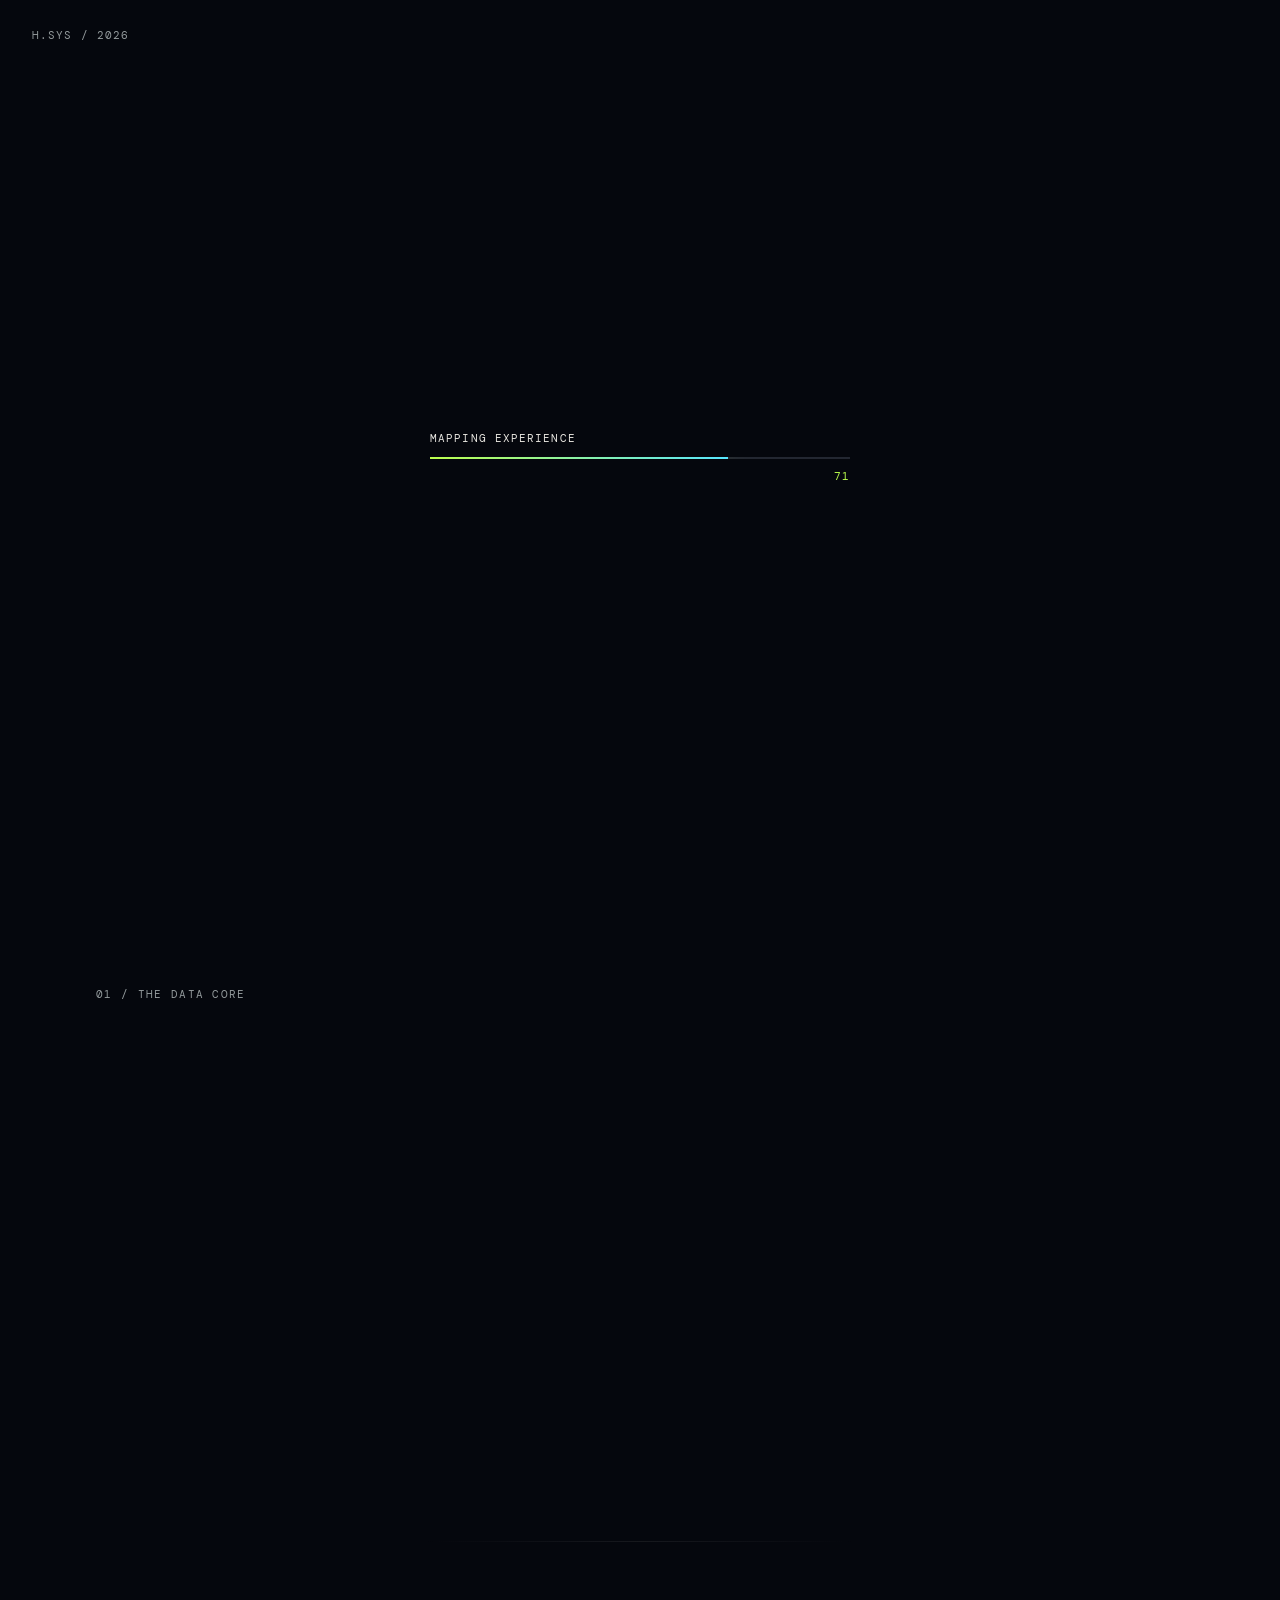
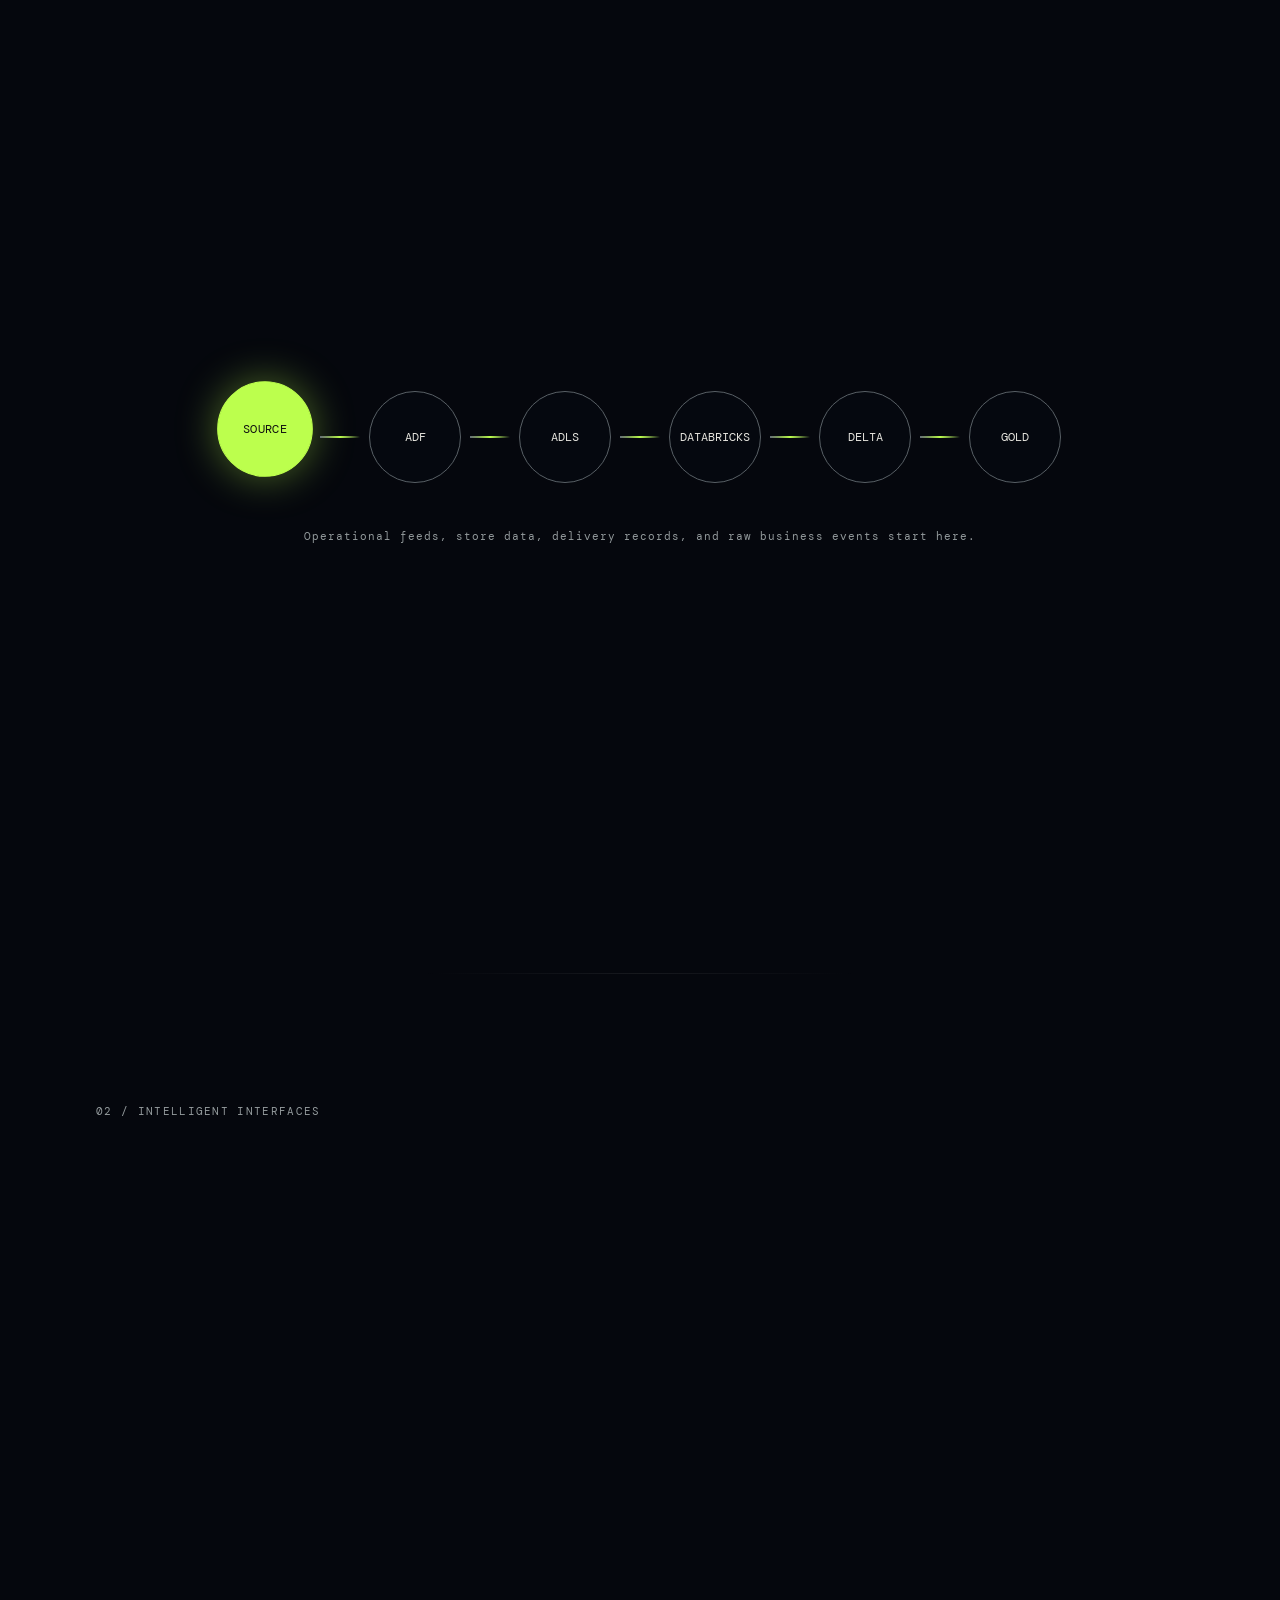
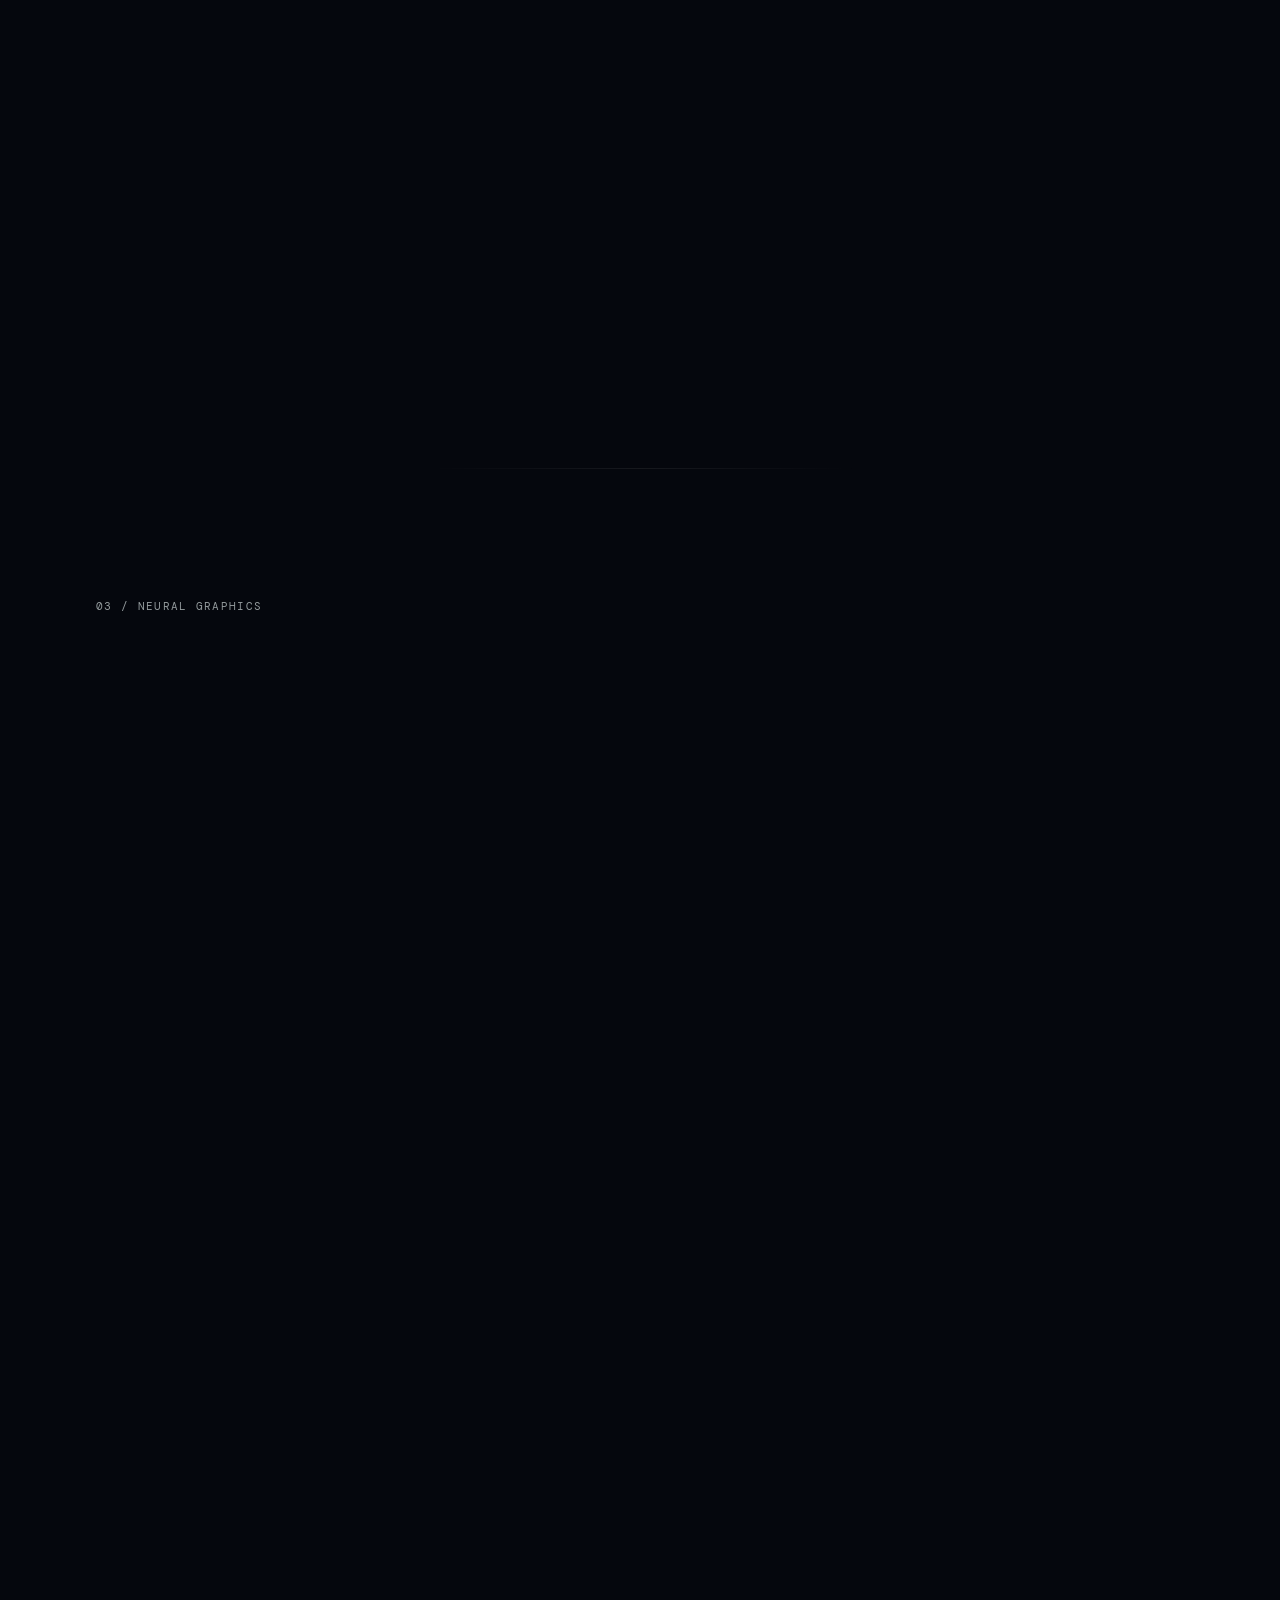
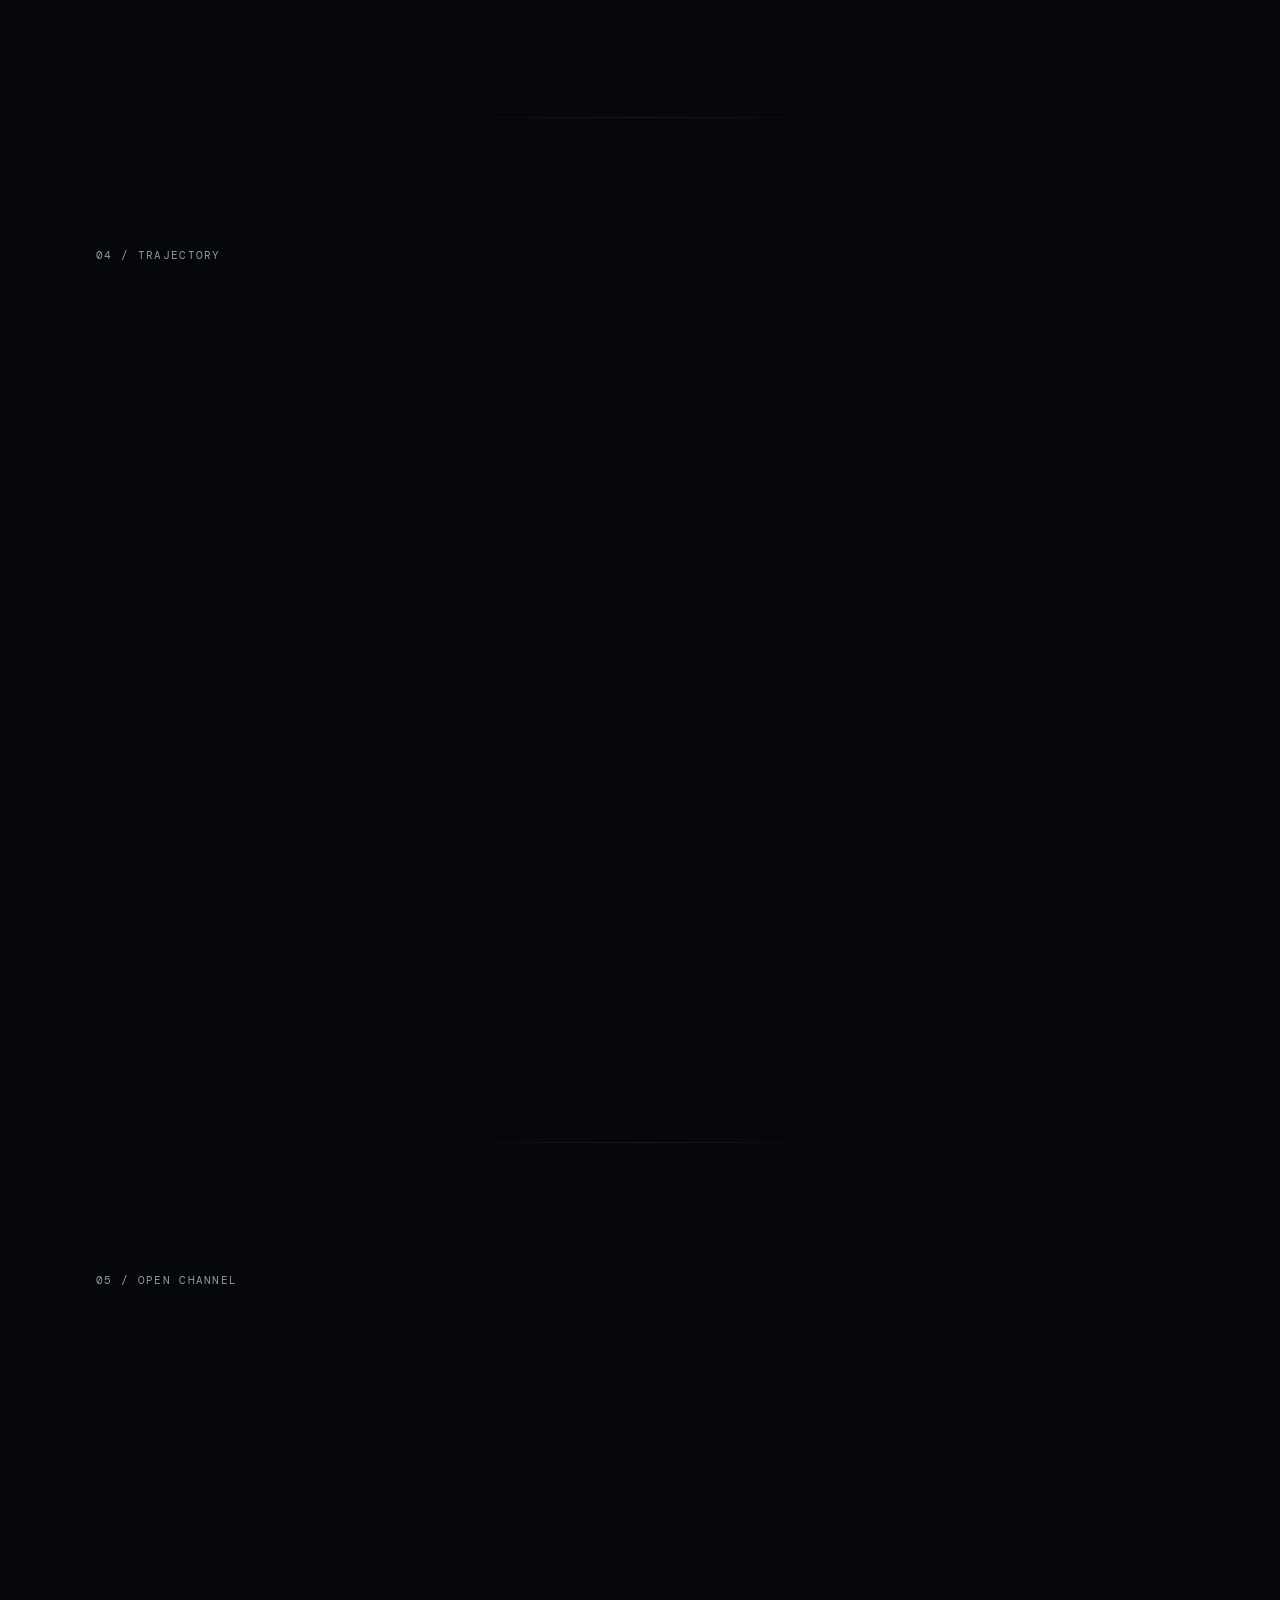
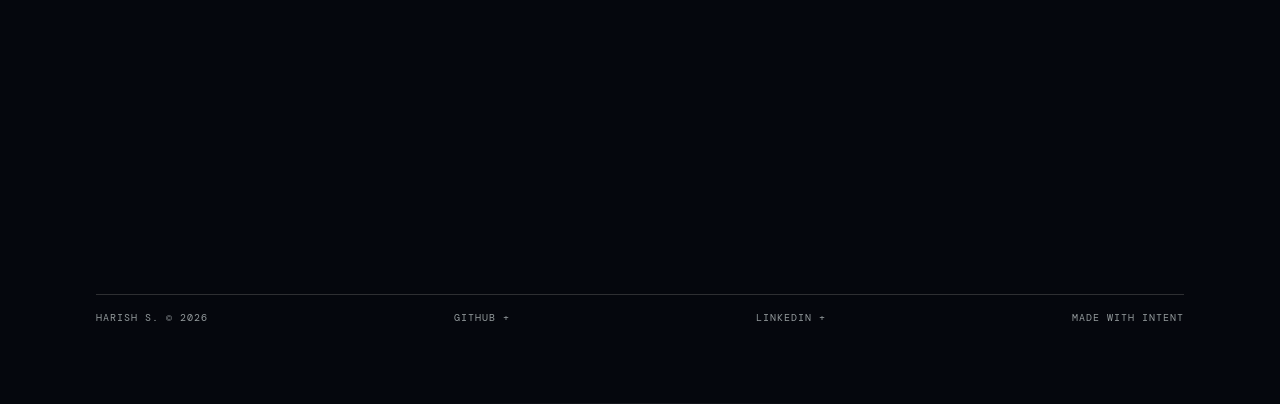
<file: index.html>
<!doctype html>
<html lang="en">
  <head>
    <meta charset="UTF-8" />
    <meta name="viewport" content="width=device-width, initial-scale=1.0" />
    <meta name="theme-color" content="#05070d" />
    <title>HARISH.SYS - Data Engineer x AI Automation x 3D</title>
    <link rel="preconnect" href="https://fonts.googleapis.com" />
    <link rel="preconnect" href="https://fonts.gstatic.com" crossorigin />
    <link href="https://fonts.googleapis.com/css2?family=DM+Mono:wght@400;500&family=Space+Grotesk:wght@400;500;600;700&display=swap" rel="stylesheet" />
    <link rel="stylesheet" href="style.css" />
  </head>
  <body>
    <div class="boot" id="boot" aria-live="polite">
      <div class="boot__mark">H.SYS / 2026</div>
      <div class="boot__body"><p id="bootStatus">INITIALIZING SYSTEMS</p><div class="boot__track"><i id="bootBar"></i></div><span id="bootPercent">00</span></div>
      <button id="enter" hidden>ENTER SYSTEM <b>+</b></button>
    </div>
    <canvas id="world" aria-hidden="true"></canvas>
    <div class="grain" aria-hidden="true"></div>

    <header class="hud"><a class="brand" href="#top">HARISH</a><button class="menu" id="menu" aria-expanded="false">INDEX <span>+</span></button></header>
    <nav class="nav" id="nav" aria-label="Portfolio navigation">
      <a href="#data"><small>01</small> DATA SYSTEMS</a><a href="#ai"><small>02</small> AI / SOFTWARE</a><a href="#neural"><small>03</small> NEURAL GRAPHICS</a><a href="#trajectory"><small>04</small> TRAJECTORY</a><a href="#contact"><small>05</small> CONTACT</a>
    </nav>
    <aside class="progress"><span id="chapter">00</span><div><i id="progressLine"></i></div><span>05</span></aside>

    <main id="top">
      <section class="hero panel" data-chapter="00">
        <p class="eyebrow">SCROLL TO NAVIGATE <span>+</span></p>
        <div class="hero__center reveal"><h1>HARISH<br/><em>S</em></h1><p class="hero__role">DATA ENGINEER <b>x</b> AI SYSTEMS <b>x</b> SOFTWARE <b>x</b> 3D</p></div>
        <div class="hero__footer reveal">
          <p>Data Engineer and AI automation developer building dependable IoT data platforms, conversational workflows, and immersive technical systems.</p>
          <div style="display: flex; align-items: center; gap: 32px;">
            <a href="Harish_Resume.html" target="_blank" style="text-decoration:none; color:var(--accent); font-weight:600; display:flex; align-items:center; gap:8px;">VIEW RESUME <b>+</b></a>
            <p style="margin: 0;">EXPLORE THE<br/>DATA CORE <b>+</b></p>
          </div>
        </div>
      </section>

      <section class="panel intro" data-chapter="01">
        <p class="eyebrow">01 / THE DATA CORE</p>
        <div class="reveal"><p class="intro__lead">BUILDING<br/>SYSTEMS THAT <em>SCALE.</em></p><p class="intro__copy">I work across Azure Data Factory, Databricks, PySpark, Delta Lake, Python asyncio, Event Hubs, and workflow automation to turn raw signals into reliable decisions.</p></div>
      </section>

      <section class="panel data" id="data" data-chapter="01">
        <div class="section-title reveal"><p class="eyebrow">01 / DATA ENGINEERING</p><h2>CLOUD DATA<br/><em>IN MOTION.</em></h2></div>
        <div class="pipeline" id="pipeline">
          <button data-node="SOURCE">SOURCE</button><i></i><button data-node="ADF">ADF</button><i></i><button data-node="ADLS">ADLS</button><i></i><button data-node="DATABRICKS">DATABRICKS</button><i></i><button data-node="DELTA">DELTA</button><i></i><button data-node="GOLD">GOLD</button>
        </div>
        <p class="detail" id="pipelineDetail">HOVER OVER A SYSTEM NODE TO INSPECT THE PIPELINE.</p>
        <div class="case reveal" style="margin-top:60px"><div class="case__number">01</div><div><p class="case__type">IOT DATA PLATFORM</p><h3>PRO<span>TECH</span></h3><p>Multi-tenant sensor ingestion: ADF and Databricks transformations, TCP decoding, checksum validation, Event Hubs publishing, and Delta Lake persistence.</p></div><span class="case__open">VIEW SYSTEM <b>+</b></span></div>
        <div class="case reveal"><div class="case__number">02</div><div><p class="case__type">CLOUD ETL / WEATHER</p><h3>WEATHER <span>PIPELINE</span></h3><p>Parameterized ADF Lookup and ForEach orchestration collects store-specific hourly or daily weather data, lands run-partitioned files in ADLS, and invokes Databricks Silver ingestion.</p></div><span class="case__open">VIEW SYSTEM <b>+</b></span></div>
      </section>


      <section class="panel ai" id="ai" data-chapter="02">
        <p class="eyebrow">02 / INTELLIGENT INTERFACES</p>
        <div class="section-title reveal"><h2>FROM SIGNAL<br/>TO <em>DECISION.</em></h2><p>Software work focused on intelligent workflows: voice agents, REST APIs, data-backed evaluations, secure realtime state, and fast retrieval.</p></div>
        <div class="case reveal"><div class="case__number">01</div><div><p class="case__type">AI INTERVIEW AUTOMATION</p><h3>CANDIDATE <span>-></span> VOICE <span>-></span> AGENT <span>-></span> REPORT</h3><p>Designed a two-stage screening flow with a general HR bot and five JD-specific Vapi technical interview agents. Make delivers scores, transcripts, and summaries to recruiters.</p></div><span class="case__open">VIEW SYSTEM <b>+</b></span></div>
        <div class="case reveal"><div class="case__number">02</div><div><p class="case__type">IMMERSIVE 3D INTERVIEW</p><h3>OFFICE <span>-></span> METAHUMAN <span>-></span> CONVAI</h3><p>Built a realistic Unreal Engine office prototype with handcrafted MetaHumans and Convai-powered conversational interaction.</p></div><span class="case__open">VIEW SYSTEM <b>+</b></span></div>
      </section>

      <section class="panel neural" id="neural" data-chapter="03">
        <p class="eyebrow">03 / NEURAL GRAPHICS</p><div class="neural__copy reveal"><p class="giant">POINT<br/><em>CLOUD</em></p><div><p>My 3D work spans NeRF, COLMAP, Unreal Engine, MetaHuman, Convai, AR/VR, and real-time environment design.</p><p class="publication">PUBLICATION: NEURAL GRAPHICS PRIMITIVE - METAHUMAN IN UNREAL ENGINE USING NERF</p></div></div>
        <div class="case reveal" style="margin-top:10px">
          <div class="case__number">01</div>
          <div>
            <p class="case__type">IEI 2023 / ICHACK 2022 RUNNER-UP</p>
            <h3>3D HYDRO FLOOD & TISSUE DAMAGE MODELING</h3>
            <p>Created a high-accuracy 3D hydro flood model and a tissue damage measurement system using NeRF and COLMAP to convert 2D imagery into measurable spatial environments.</p>
          </div>
          <div style="display:flex; flex-direction:column; gap:4px; font-size:12px; font-weight:600; color:var(--text-dim); text-align:right;">
            <span>UNREAL ENGINE</span>
            <span>METAHUMAN</span>
            <span>COLMAP</span>
            <span>NERF</span>
          </div>
        </div>
        <div class="case reveal" style="margin-top:10px"><div class="case__number">02</div><div><p class="case__type">GITHUB REPOSITORY</p><h3>INSTANT NGP <span>RTX 30/40</span></h3><p>Implementation and setup for Instant Neural Graphics Primitives on modern RTX hardware.</p></div><a class="case__open" href="https://github.com/S-HARISH44/Instant-NGP-for-RTX-3000-and-4000" target="_blank" style="text-decoration:none; color:inherit; display:block">VIEW REPO <b>+</b></a></div>
        <div class="case reveal" style="margin-top:10px"><div class="case__number">03</div><div><p class="case__type">EDTECH / UNREAL ENGINE</p><h3>GAMIFIED <span>LEARNING</span></h3><p>Interactive course and language-learning experiences built with real-time 3D interaction, progression-oriented activities, and educational gamification.</p></div><span class="case__open">VIEW SYSTEM <b>+</b></span></div>
      </section>

      <section class="panel trajectory" id="trajectory" data-chapter="04">
        <p class="eyebrow">04 / TRAJECTORY</p><h2 class="reveal">THE WORK<br/>KEEPS <em>EVOLVING.</em></h2>
        <div class="timeline reveal"><article><p>2020-2024</p><h3>B.TECH IT<br/>& SOFTWARE</h3><span>Sri Sairam Institute / Information Technology</span></article><article><p>2024-2025</p><h3>SOFTWARE DEVELOPER<br/>SAGARSOFT</h3><span>Vapi / Make / Unreal Engine / MetaHuman / Convai</span></article><article><p>2025-PRESENT</p><h3>DATA ENGINEER<br/>SARRAL</h3><span>ADF / Databricks / PySpark / IoT / TCP / Event Hubs</span></article></div>
        <div class="certs reveal"><p>VERIFIED KNOWLEDGE</p><span>DATABRICKS DATA ENGINEER PROFESSIONAL</span><span>DATABRICKS DATA ENGINEER ASSOCIATE</span><span>CLOUD COMPUTING / NPTEL</span><span>CLOUD SECURITY FOUNDATIONS / AWS</span></div>
      </section>

      <section class="panel contact" id="contact" data-chapter="05">
        <p class="eyebrow">05 / OPEN CHANNEL</p><h2 class="reveal">LET'S BUILD<br/><em>SOMETHING.</em></h2><p class="contact__prompt reveal">Data platform to design?<br/>AI workflow to ship?<br/>3D technical experience to prototype?</p>
        <div style="display: flex; flex-direction: column; gap: 20px;">
          <a class="email reveal" href="mailto:kgssharish@gmail.com">KGSSHARISH@<br/>GMAIL.COM <b>+</b></a>
          <a class="email reveal" href="Harish_Resume.html" target="_blank" style="font-size: 1.5rem;">VIEW RESUME <b>+</b></a>
        </div>
        <footer><span>HARISH S. © 2026</span><a href="https://github.com/S-HARISH44" target="_blank" rel="noreferrer">GITHUB +</a><a href="https://www.linkedin.com/in/kgssharish/" target="_blank" rel="noreferrer">LINKEDIN +</a><span>MADE WITH INTENT</span></footer>
      </section>
    </main>
    <div class="toast" id="toast"></div><script src="app.js"></script>
  </body>
</html>
</file>
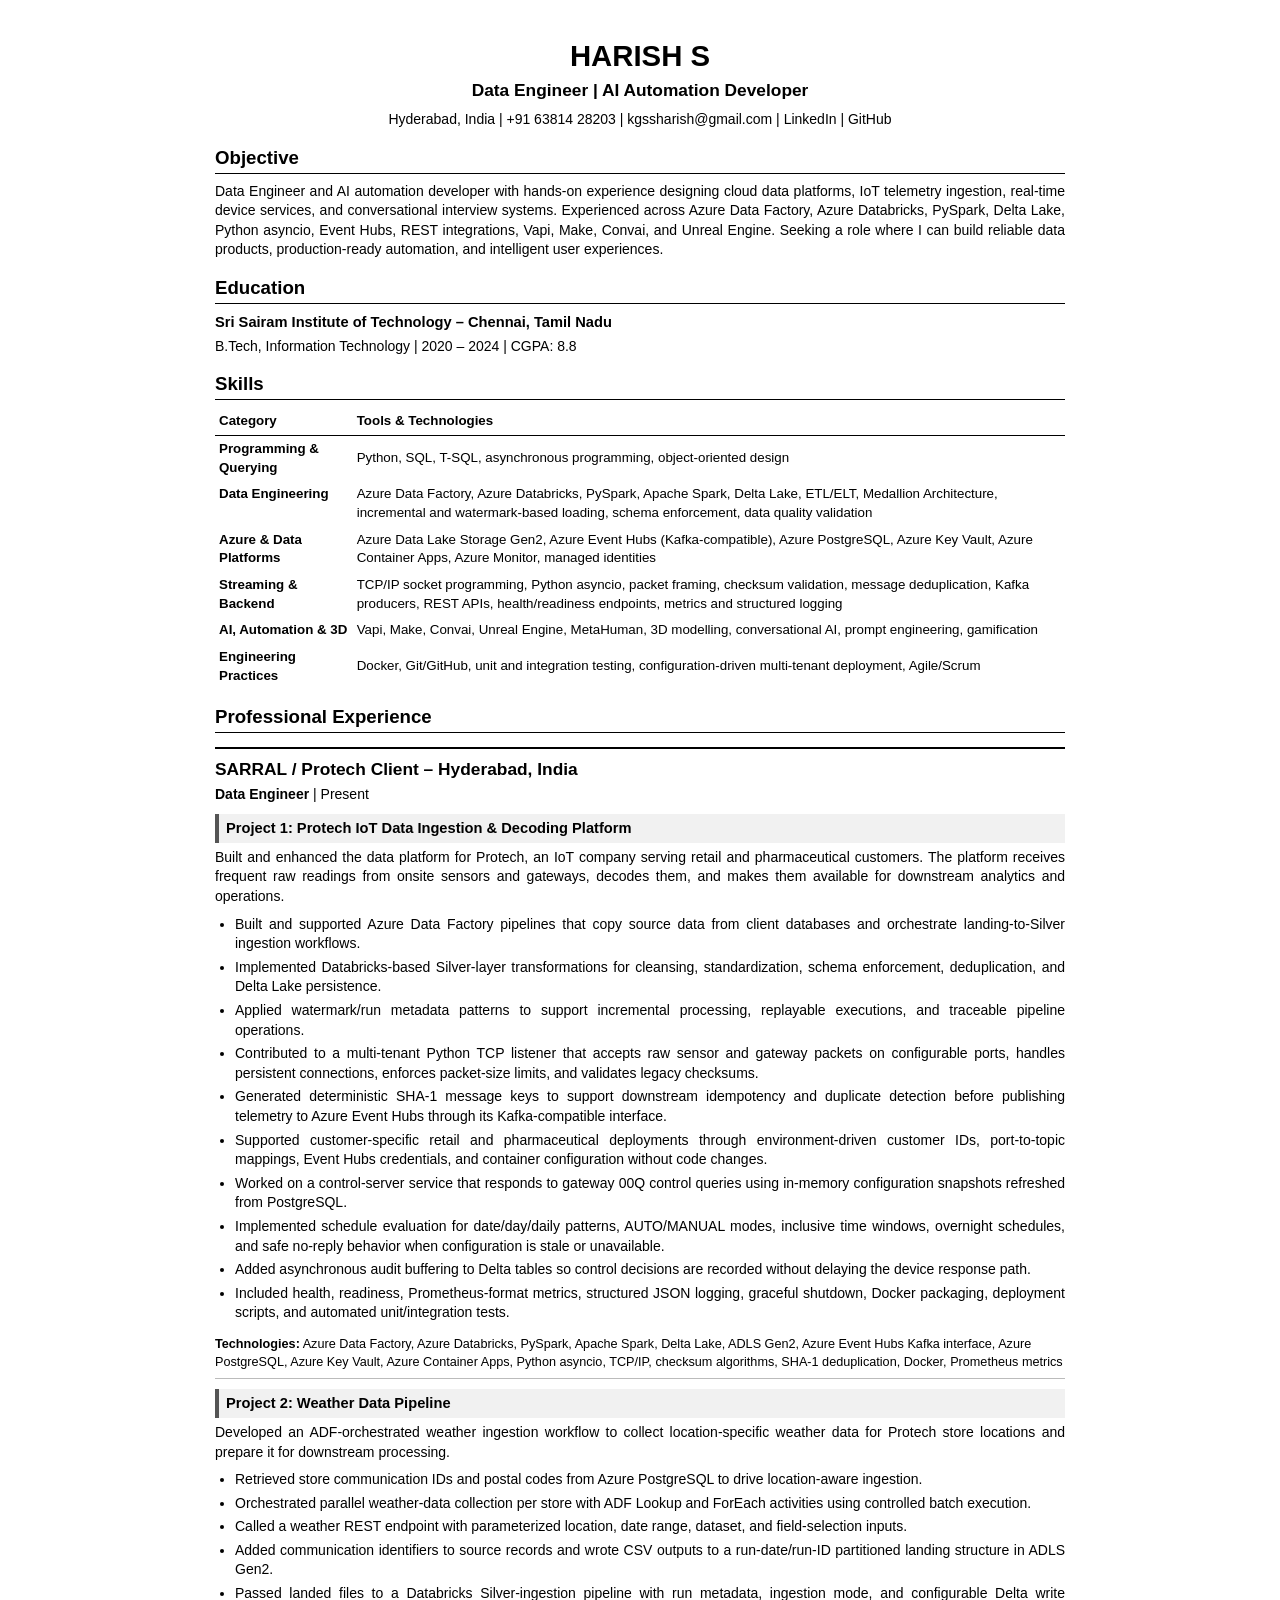
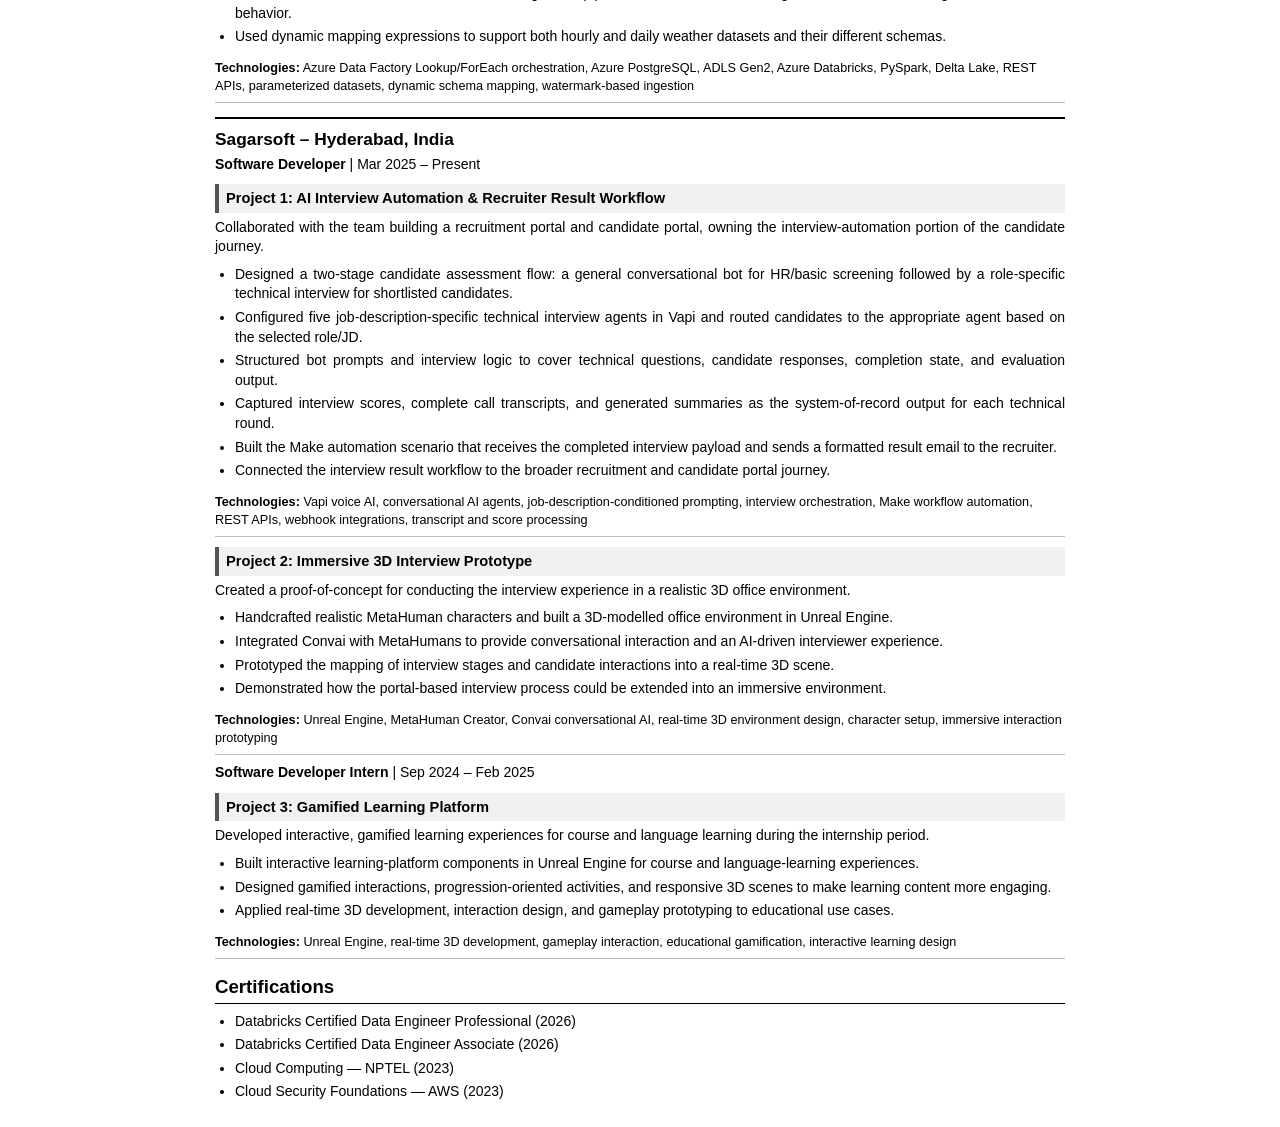
<file: Harish_Resume.html>
<!DOCTYPE html>
<html lang="en">

<head>
    <meta charset="utf-8">
    <meta name="viewport" content="width=device-width, initial-scale=1.0">
    <title>Harish S - Resume</title>
    <style>
        body {
            font-family: Arial, Helvetica, sans-serif;
            line-height: 1.4;
            color: #000;
            max-width: 850px;
            margin: 0 auto;
            padding: 15px;
        }

        h1 {
            font-size: 22pt;
            margin-bottom: 2px;
            text-align: center;
        }

        .title-header {
            text-align: center;
            font-size: 13pt;
            font-weight: bold;
            margin-bottom: 8px;
        }

        h2 {
            font-size: 14pt;
            border-bottom: 1px solid #000;
            margin-top: 15px;
            margin-bottom: 8px;
            padding-bottom: 2px;
            page-break-after: avoid;
            break-after: avoid;
        }

        p {
            margin: 0 0 8px 0;
            font-size: 10.5pt;
            text-align: justify;
        }

        .contact-info {
            text-align: center;
            margin-bottom: 15px;
            font-size: 10.5pt;
        }

        .contact-info a {
            color: #000;
            text-decoration: none;
        }

        .item-header {
            font-weight: bold;
            margin-bottom: 4px;
            font-size: 11pt;
            page-break-after: avoid;
            break-after: avoid;
        }

        .item-subheader {
            margin-bottom: 4px;
            font-size: 10.5pt;
        }

        .company-header {
            font-weight: bold;
            font-size: 13pt;
            border-top: 2px solid #000;
            padding-top: 8px;
            margin-top: 14px;
            margin-bottom: 3px;
            page-break-after: avoid;
            break-after: avoid;
        }

        .project-header {
            font-weight: bold;
            font-size: 11pt;
            background: #f1f1f1;
            border-left: 4px solid #555;
            padding: 4px 7px;
            margin-top: 10px;
            margin-bottom: 5px;
            page-break-after: avoid;
            break-after: avoid;
        }

        .technologies {
            font-size: 9.5pt;
            border-bottom: 1px solid #bbb;
            padding: 3px 0 7px 0;
            margin-bottom: 8px;
        }

        ul {
            margin-top: 0;
            margin-bottom: 10px;
            padding-left: 20px;
            font-size: 10.5pt;
        }

        li {
            margin-bottom: 4px;
            text-align: justify;
        }

        .skills-list {
            display: grid;
            grid-template-columns: 1fr 1fr;
            gap: 4px 20px;
            margin-top: 0;
            margin-bottom: 10px;
            padding-left: 20px;
            font-size: 10.5pt;
        }

        .skills-list li {
            margin-bottom: 0;
        }

        @media print {
            @page {
                size: letter portrait;
                margin: 0.35in;
            }

            body {
                padding: 0.35in 0.25in 0.35in 0.25in;
                margin: 0;
                font-size: 10pt;
                line-height: 1.32;
            }

            p,
            .item-subheader,
            table,
            ul {
                font-size: 9.5pt;
            }

            a {
                text-decoration: none;
                color: #000;
            }

            h2 {
                margin-top: 10px;
                margin-bottom: 4px;
            }

            ul {
                margin-bottom: 6px;
            }

            li {
                margin-bottom: 1px;
            }

            .company-header {
                margin-top: 14px;
                padding-top: 7px;
            }

            .project-header {
                margin-top: 9px;
                padding-top: 4px;
                padding-bottom: 4px;
            }

            .technologies {
                margin-bottom: 9px;
            }
        }
    </style>
</head>

<body>
    <h1>HARISH S</h1>
    <div class="title-header">Data Engineer | AI Automation Developer</div>
    <div class="contact-info">Hyderabad, India | +91 63814 28203 | kgssharish@gmail.com | <a href="https://www.linkedin.com/in/kgssharish/">LinkedIn</a> | <a href="https://github.com/S-HARISH44">GitHub</a></div>

    <h2>Objective</h2>
    <p>Data Engineer and AI automation developer with hands-on experience designing cloud data platforms, IoT telemetry ingestion, real-time device services, and conversational interview systems. Experienced across Azure Data Factory, Azure Databricks, PySpark, Delta Lake, Python asyncio, Event Hubs, REST integrations, Vapi, Make, Convai, and Unreal Engine. Seeking a role where I can build reliable data products, production-ready automation, and intelligent user experiences.</p>

    <h2>Education</h2>
    <div class="item-header">Sri Sairam Institute of Technology &ndash; Chennai, Tamil Nadu</div>
    <div class="item-subheader">B.Tech, Information Technology | 2020 &ndash; 2024 | CGPA: 8.8</div>

    <h2>Skills</h2>
    <table style="width:100%; border-collapse:collapse; font-size:10pt; margin-bottom:10px;">
        <tr><th style="text-align:left; border-bottom:1px solid #000; padding:4px;">Category</th><th style="text-align:left; border-bottom:1px solid #000; padding:4px;">Tools &amp; Technologies</th></tr>
        <tr><td style="vertical-align:top; padding:4px;"><b>Programming &amp; Querying</b></td><td style="padding:4px;">Python, SQL, T-SQL, asynchronous programming, object-oriented design</td></tr>
        <tr><td style="vertical-align:top; padding:4px;"><b>Data Engineering</b></td><td style="padding:4px;">Azure Data Factory, Azure Databricks, PySpark, Apache Spark, Delta Lake, ETL/ELT, Medallion Architecture, incremental and watermark-based loading, schema enforcement, data quality validation</td></tr>
        <tr><td style="vertical-align:top; padding:4px;"><b>Azure &amp; Data Platforms</b></td><td style="padding:4px;">Azure Data Lake Storage Gen2, Azure Event Hubs (Kafka-compatible), Azure PostgreSQL, Azure Key Vault, Azure Container Apps, Azure Monitor, managed identities</td></tr>
        <tr><td style="vertical-align:top; padding:4px;"><b>Streaming &amp; Backend</b></td><td style="padding:4px;">TCP/IP socket programming, Python asyncio, packet framing, checksum validation, message deduplication, Kafka producers, REST APIs, health/readiness endpoints, metrics and structured logging</td></tr>
        <tr><td style="vertical-align:top; padding:4px;"><b>AI, Automation &amp; 3D</b></td><td style="padding:4px;">Vapi, Make, Convai, Unreal Engine, MetaHuman, 3D modelling, conversational AI, prompt engineering, gamification</td></tr>
        <tr><td style="vertical-align:top; padding:4px;"><b>Engineering Practices</b></td><td style="padding:4px;">Docker, Git/GitHub, unit and integration testing, configuration-driven multi-tenant deployment, Agile/Scrum</td></tr>
    </table>

    <h2>Professional Experience</h2>
    <div class="company-header">SARRAL / Protech Client &ndash; Hyderabad, India</div>
    <div class="item-subheader"><b>Data Engineer</b> | Present</div>
    <div class="project-header">Project 1: Protech IoT Data Ingestion &amp; Decoding Platform</div>
    <p>Built and enhanced the data platform for Protech, an IoT company serving retail and pharmaceutical customers. The platform receives frequent raw readings from onsite sensors and gateways, decodes them, and makes them available for downstream analytics and operations.</p>
    <ul>
        <li>Built and supported Azure Data Factory pipelines that copy source data from client databases and orchestrate landing-to-Silver ingestion workflows.</li>
        <li>Implemented Databricks-based Silver-layer transformations for cleansing, standardization, schema enforcement, deduplication, and Delta Lake persistence.</li>
        <li>Applied watermark/run metadata patterns to support incremental processing, replayable executions, and traceable pipeline operations.</li>
        <li>Contributed to a multi-tenant Python TCP listener that accepts raw sensor and gateway packets on configurable ports, handles persistent connections, enforces packet-size limits, and validates legacy checksums.</li>
        <li>Generated deterministic SHA-1 message keys to support downstream idempotency and duplicate detection before publishing telemetry to Azure Event Hubs through its Kafka-compatible interface.</li>
        <li>Supported customer-specific retail and pharmaceutical deployments through environment-driven customer IDs, port-to-topic mappings, Event Hubs credentials, and container configuration without code changes.</li>
        <li>Worked on a control-server service that responds to gateway 00Q control queries using in-memory configuration snapshots refreshed from PostgreSQL.</li>
        <li>Implemented schedule evaluation for date/day/daily patterns, AUTO/MANUAL modes, inclusive time windows, overnight schedules, and safe no-reply behavior when configuration is stale or unavailable.</li>
        <li>Added asynchronous audit buffering to Delta tables so control decisions are recorded without delaying the device response path.</li>
        <li>Included health, readiness, Prometheus-format metrics, structured JSON logging, graceful shutdown, Docker packaging, deployment scripts, and automated unit/integration tests.</li>
    </ul>
    <div class="technologies"><b>Technologies:</b> Azure Data Factory, Azure Databricks, PySpark, Apache Spark, Delta Lake, ADLS Gen2, Azure Event Hubs Kafka interface, Azure PostgreSQL, Azure Key Vault, Azure Container Apps, Python asyncio, TCP/IP, checksum algorithms, SHA-1 deduplication, Docker, Prometheus metrics</div>

    <div class="project-header">Project 2: Weather Data Pipeline</div>
    <p>Developed an ADF-orchestrated weather ingestion workflow to collect location-specific weather data for Protech store locations and prepare it for downstream processing.</p>
    <ul>
        <li>Retrieved store communication IDs and postal codes from Azure PostgreSQL to drive location-aware ingestion.</li>
        <li>Orchestrated parallel weather-data collection per store with ADF Lookup and ForEach activities using controlled batch execution.</li>
        <li>Called a weather REST endpoint with parameterized location, date range, dataset, and field-selection inputs.</li>
        <li>Added communication identifiers to source records and wrote CSV outputs to a run-date/run-ID partitioned landing structure in ADLS Gen2.</li>
        <li>Passed landed files to a Databricks Silver-ingestion pipeline with run metadata, ingestion mode, and configurable Delta write behavior.</li>
        <li>Used dynamic mapping expressions to support both hourly and daily weather datasets and their different schemas.</li>
    </ul>
    <div class="technologies"><b>Technologies:</b> Azure Data Factory Lookup/ForEach orchestration, Azure PostgreSQL, ADLS Gen2, Azure Databricks, PySpark, Delta Lake, REST APIs, parameterized datasets, dynamic schema mapping, watermark-based ingestion</div>

    <div id="sagarsoft-header" class="company-header">Sagarsoft &ndash; Hyderabad, India</div>
    <div class="item-subheader"><b>Software Developer</b> | Mar 2025 &ndash; Present</div>
    <div class="project-header">Project 1: AI Interview Automation &amp; Recruiter Result Workflow</div>
    <p>Collaborated with the team building a recruitment portal and candidate portal, owning the interview-automation portion of the candidate journey.</p>
    <ul>
        <li>Designed a two-stage candidate assessment flow: a general conversational bot for HR/basic screening followed by a role-specific technical interview for shortlisted candidates.</li>
        <li>Configured five job-description-specific technical interview agents in Vapi and routed candidates to the appropriate agent based on the selected role/JD.</li>
        <li>Structured bot prompts and interview logic to cover technical questions, candidate responses, completion state, and evaluation output.</li>
        <li>Captured interview scores, complete call transcripts, and generated summaries as the system-of-record output for each technical round.</li>
        <li>Built the Make automation scenario that receives the completed interview payload and sends a formatted result email to the recruiter.</li>
        <li>Connected the interview result workflow to the broader recruitment and candidate portal journey.</li>
    </ul>
    <div class="technologies"><b>Technologies:</b> Vapi voice AI, conversational AI agents, job-description-conditioned prompting, interview orchestration, Make workflow automation, REST APIs, webhook integrations, transcript and score processing</div>

    <div class="project-header">Project 2: Immersive 3D Interview Prototype</div>
    <p>Created a proof-of-concept for conducting the interview experience in a realistic 3D office environment.</p>
    <ul>
        <li>Handcrafted realistic MetaHuman characters and built a 3D-modelled office environment in Unreal Engine.</li>
        <li>Integrated Convai with MetaHumans to provide conversational interaction and an AI-driven interviewer experience.</li>
        <li>Prototyped the mapping of interview stages and candidate interactions into a real-time 3D scene.</li>
        <li>Demonstrated how the portal-based interview process could be extended into an immersive environment.</li>
    </ul>
    <div class="technologies"><b>Technologies:</b> Unreal Engine, MetaHuman Creator, Convai conversational AI, real-time 3D environment design, character setup, immersive interaction prototyping</div>

    <div class="item-subheader"><b>Software Developer Intern</b> | Sep 2024 &ndash; Feb 2025</div>
    <div class="project-header">Project 3: Gamified Learning Platform</div>
    <p>Developed interactive, gamified learning experiences for course and language learning during the internship period.</p>
    <ul>
        <li>Built interactive learning-platform components in Unreal Engine for course and language-learning experiences.</li>
        <li>Designed gamified interactions, progression-oriented activities, and responsive 3D scenes to make learning content more engaging.</li>
        <li>Applied real-time 3D development, interaction design, and gameplay prototyping to educational use cases.</li>
    </ul>
    <div class="technologies"><b>Technologies:</b> Unreal Engine, real-time 3D development, gameplay interaction, educational gamification, interactive learning design</div>

    <h2>Certifications</h2>
    <ul>
        <li>Databricks Certified Data Engineer Professional (2026)</li>
        <li>Databricks Certified Data Engineer Associate (2026)</li>
        <li>Cloud Computing &mdash; NPTEL (2023)</li>
        <li>Cloud Security Foundations &mdash; AWS (2023)</li>
    </ul>
</body>

</html>
</file>
<file: style.css>
:root{--ink:#e7e5df;--muted:#939a9c;--lime:#bcff4d;--aqua:#57e6ff;--violet:#a783ff;--line:rgba(231,229,223,.18);--bg:#05070d}*{box-sizing:border-box}html{scroll-behavior:smooth;background:var(--bg)}body{margin:0;background:var(--bg);color:var(--ink);font-family:"Space Grotesk",sans-serif;overflow-x:hidden}body:before{content:"";position:fixed;inset:0;z-index:0;pointer-events:none;background:linear-gradient(115deg,rgba(87,230,255,.08),transparent 30%,rgba(188,255,77,.06) 58%,rgba(167,131,255,.09));mix-blend-mode:screen;}#world{position:fixed;inset:0;width:100%;height:100%;z-index:0;pointer-events:none}.grain{position:fixed;z-index:8;inset:0;opacity:.13;pointer-events:none;background-image:url("data:image/svg+xml,%3Csvg viewBox='0 0 180 180' xmlns='http://www.w3.org/2000/svg'%3E%3Cfilter id='n'%3E%3CfeTurbulence type='fractalNoise' baseFrequency='.9' numOctaves='4' stitchTiles='stitch'/%3E%3C/filter%3E%3Crect width='100%25' height='100%25' filter='url(%23n)' opacity='.5'/%3E%3C/svg%3E")}a{color:inherit;text-decoration:none}.boot{position:fixed;z-index:20;inset:0;background:#05070d;padding:28px 32px;display:flex;flex-direction:column;justify-content:space-between;font-family:"DM Mono",monospace;font-size:11px;letter-spacing:.1em}.boot__mark{color:var(--muted);animation:blink 1.2s steps(2,end) infinite}.boot__body{width:min(420px,80vw);margin:auto}.boot__body p{margin:0 0 12px}.boot__track{height:2px;background:#232731;overflow:hidden}.boot__track i{display:block;width:0;height:100%;background:linear-gradient(90deg,var(--lime),var(--aqua));box-shadow:0 0 24px var(--lime);transition:width .17s}.boot__body span{display:block;text-align:right;margin-top:10px;color:var(--lime)}#enter{align-self:flex-end;background:none;border:1px solid var(--line);color:var(--ink);font:inherit;padding:14px 18px;letter-spacing:.12em;cursor:pointer;transition:transform .2s,border-color .2s,background .2s}#enter:hover{transform:translateY(-3px);border-color:var(--lime);background:rgba(188,255,77,.08)}.boot.done{opacity:0;pointer-events:none;transition:opacity .7s ease}.hud{position:fixed;z-index:10;top:0;width:100%;display:flex;justify-content:space-between;padding:25px 30px;mix-blend-mode:screen;font-family:"DM Mono",monospace;font-size:11px;letter-spacing:.08em;transform:translateY(-24px);opacity:0;animation:dropIn .7s ease .9s forwards}.brand{font-size:14px;font-weight:500}.brand span{color:var(--lime)}.hud__meta{color:var(--muted)}.hud__meta i{display:inline-block;width:5px;height:5px;background:var(--lime);border-radius:50%;margin:0 8px;box-shadow:0 0 10px var(--lime);animation:pulseDot 1.6s ease-in-out infinite}.menu{background:none;border:0;color:var(--ink);font:inherit;letter-spacing:.1em;cursor:pointer}.menu span{color:var(--lime);font-size:17px;margin-left:6px}.nav{position:fixed;z-index:9;right:30px;top:66px;width:260px;background:rgba(5,7,13,.94);border:1px solid var(--line);padding:15px;opacity:0;transform:translateY(-15px) scale(.98);pointer-events:none;transition:opacity .3s,transform .3s,border-color .3s;backdrop-filter:blur(18px)}.nav.open{opacity:1;transform:none;pointer-events:auto}.nav a{display:block;border-bottom:1px solid var(--line);padding:14px 5px;font:12px "DM Mono",monospace;transition:color .2s,transform .2s}.nav a:hover,.nav a.active{color:var(--lime);transform:translateX(5px)}.nav a:last-child{border:0}.nav small{color:var(--lime);margin-right:14px}.progress{position:fixed;z-index:9;right:30px;bottom:28px;display:flex;gap:10px;align-items:center;font:11px "DM Mono",monospace;color:var(--muted)}.progress>div{height:1px;width:85px;background:#596066}.progress i{display:block;height:100%;width:0;background:linear-gradient(90deg,var(--lime),var(--aqua));box-shadow:0 0 10px var(--lime);transition:.1s}.progress span:first-child{color:var(--lime)}main{position:relative;z-index:1}.panel{min-height:85vh;padding:130px 7.5vw 80px;display:flex;flex-direction:column;justify-content:center;position:relative;isolation:isolate}.panel:after{content:"";position:absolute;left:7.5vw;right:7.5vw;bottom:0;height:1px;background:linear-gradient(90deg,transparent,var(--line),transparent);transform:scaleX(.4);opacity:.45}.panel.in-view:after{animation:lineScan 1.2s ease forwards}.eyebrow{font:11px "DM Mono",monospace;letter-spacing:.12em;color:var(--muted);margin:0}.eyebrow span{color:var(--lime);font-size:18px;margin-left:6px}.hero{justify-content:space-between}.systemline{font:11px "DM Mono",monospace;letter-spacing:.13em}.systemline i{display:inline-block;width:6px;height:6px;background:var(--lime);border-radius:50%;margin:0 8px}.hero__center{text-align:center;margin:auto}.hero h1{font-size:clamp(100px,20vw,290px);line-height:.67;margin:32px 0 45px;letter-spacing:-.1em;font-weight:600;text-shadow:0 0 36px rgba(188,255,77,.08);animation:titleFloat 7s ease-in-out infinite}.hero h1 em{font-family:Georgia,serif;font-weight:400;color:var(--lime);text-shadow:0 0 30px rgba(188,255,77,.34)}.hero__role{font:12px "DM Mono",monospace;letter-spacing:.12em}.hero__role b{color:var(--lime);padding:0 7px}.hero__footer{display:flex;justify-content:space-between;align-items:end;font-size:15px;line-height:1.4}.hero__footer p:first-child{max-width:420px}.hero__footer p:last-child{font:11px "DM Mono",monospace;letter-spacing:.1em;text-align:right}.hero__footer b{color:var(--lime);font-size:19px}.intro{justify-content:center;gap:45px;}.intro__lead{font-size:clamp(54px,9vw,140px);line-height:.82;letter-spacing:-.07em;margin:0}.intro em,h2 em,.giant em{font-family:Georgia,serif;font-weight:400;color:var(--lime)}.intro__copy{font-size:19px;line-height:1.4;max-width:470px;margin:40px 0 0 45%;color:#c3c5c5}.systems{display:flex;justify-content:space-between;padding-top:50px;border-top:1px solid var(--line);font:11px "DM Mono",monospace;letter-spacing:.11em}.systems span{position:relative;transition:transform .35s,color .35s}.systems span:before{content:"";display:inline-block;width:7px;height:7px;background:var(--lime);border-radius:50%;margin-right:7px;box-shadow:0 0 12px var(--lime)}.systems span:hover{color:var(--lime);transform:translateY(-6px)}.section-title h2,h2{font-size:clamp(64px,11vw,172px);line-height:.78;letter-spacing:-.08em;margin:18px 0 0}.pipeline{margin:80px auto 35px;width:min(900px,100%);display:flex;align-items:center;justify-content:center;flex-wrap:wrap;gap:9px}.pipeline button{font:12px "DM Mono",monospace;color:var(--ink);background:rgba(6,10,18,.6);border:1px solid #596066;border-radius:50%;width:92px;height:92px;cursor:pointer;transition:transform .25s,background .25s,border-color .25s,box-shadow .25s;position:relative;overflow:hidden}.pipeline button:after{content:"";position:absolute;inset:-35%;background:linear-gradient(110deg,transparent,rgba(255,255,255,.22),transparent);transform:translateX(-90%) rotate(20deg)}.pipeline button:hover,.pipeline button.active{color:#111;background:var(--lime);border-color:var(--lime);box-shadow:0 0 40px #bcff4d66;transform:translateY(-8px) scale(1.04)}.pipeline button:hover:after,.pipeline button.active:after{animation:sheen 1.1s ease}.pipeline i{display:block;flex-shrink:0;width:40px;height:2px;background:linear-gradient(90deg,#69717a,transparent);position:relative;overflow:hidden}.pipeline i:after{content:"";position:absolute;inset:0;background:linear-gradient(90deg,transparent,var(--lime),transparent);animation:pipePulse 1.8s linear infinite}.detail{text-align:center;font:11px "DM Mono",monospace;color:var(--muted);letter-spacing:.09em;min-height:16px;transition:opacity .2s,transform .2s}.detail.is-changing{opacity:0;transform:translateY(8px)}.metrics{min-height:75vh}.metrics__grid{display:grid;grid-template-columns:repeat(4,1fr);border-top:1px solid var(--line);margin-top:70px}.metrics__grid div{padding:25px 12px;border-right:1px solid var(--line);transition:background .25s,transform .25s}.metrics__grid div:hover{background:rgba(188,255,77,.055);transform:translateY(-6px)}.metrics__grid div:last-child{border:0}.metrics strong{font-size:clamp(40px,6.2vw,95px);letter-spacing:-.08em;font-weight:500;display:inline-block}.metrics strong span{color:var(--lime);font-size:.55em}.metrics p{font:10px "DM Mono",monospace;color:var(--muted);letter-spacing:.1em}.metrics__note{max-width:700px;margin:34px 0 0 auto;color:#b8bdbd;font:12px "DM Mono",monospace;line-height:1.6;letter-spacing:.08em}.ai{gap:45px}.section-title{display:flex;justify-content:space-between;align-items:end;gap:30px}.section-title>p{max-width:360px;color:#b8bdbd;line-height:1.5}.case{display:grid;grid-template-columns:8% 1fr auto;gap:20px;align-items:center;border-top:1px solid var(--line);padding:22px 0;transition:background .25s,padding-left .25s,border-color .25s}.case:hover{padding-left:18px;background:rgba(87,230,255,.04);border-color:rgba(87,230,255,.35)}.case__number,.case__type,.case>div p:last-child,.case__open{font:11px "DM Mono",monospace;letter-spacing:.08em}.case__number{color:var(--lime)}.case__type{color:var(--muted);margin:0}.case h3{font-size:clamp(18px,2.2vw,32px);margin:8px 0;font-weight:500}.case h3 span{color:var(--lime)}.case>div p:last-child{margin:0;color:#b4b9ba}.case__open{border:0;background:none;color:var(--ink);cursor:pointer}.case__open b{color:var(--lime);font-size:18px}.neural{justify-content:center;gap:50px}.neural__copy{display:flex;justify-content:space-between;align-items:end;margin-top:20px}.giant{font-size:clamp(100px,17vw,250px);letter-spacing:-.11em;line-height:.85;margin:0}.neural__copy>div{max-width:380px;font-size:17px;line-height:1.45}.publication{font:11px "DM Mono",monospace;color:var(--lime);line-height:1.5;margin-top:36px}.achievement{display:flex;align-items:end;justify-content:space-between;border-top:1px solid var(--line);padding-top:18px;font:11px "DM Mono",monospace;letter-spacing:.1em}.achievement>span:first-child{font-size:42px;color:var(--lime);letter-spacing:-.08em}.achievement h3{font-size:clamp(36px,5vw,70px);margin:8px 0;letter-spacing:-.07em}.trajectory{gap:58px}.timeline{display:grid;grid-template-columns:repeat(3,1fr);gap:25px}.timeline article{border-top:1px solid var(--line);padding-top:15px;transition:transform .3s,border-color .3s}.timeline article:hover{transform:translateY(-8px);border-color:var(--lime)}.timeline p{color:var(--lime);font:11px "DM Mono",monospace}.timeline h3{font-size:clamp(25px,3.3vw,49px);letter-spacing:-.07em;line-height:.85;margin:35px 0 70px}.timeline span,.certs{font:11px "DM Mono",monospace;letter-spacing:.08em;color:var(--muted)}.certs{border-top:1px solid var(--line);padding-top:16px;display:flex;gap:12px;flex-wrap:wrap}.certs p{color:var(--lime);margin:0 15px 0 0}.certs span{border:1px solid var(--line);padding:8px;transition:color .2s,border-color .2s,transform .2s}.certs span:hover{color:var(--ink);border-color:var(--lime);transform:translateY(-4px)}.contact{justify-content:space-between}.contact h2{margin:0}.contact__prompt{font-size:20px;line-height:1.4;margin-left:47%}.email{font-size:clamp(32px,7vw,100px);letter-spacing:-.07em;line-height:.85;margin-top:auto;transition:color .25s,text-shadow .25s}.email:hover{color:var(--lime);text-shadow:0 0 34px rgba(188,255,77,.25)}.email b{color:var(--lime);font-size:.55em}.contact footer{border-top:1px solid var(--line);padding-top:16px;margin-top:70px;display:flex;justify-content:space-between;font:10px "DM Mono",monospace;letter-spacing:.1em;color:var(--muted);gap:14px}.contact footer a:hover{color:var(--lime)}.toast{position:fixed;z-index:12;bottom:65px;left:50%;transform:translate(-50%,20px);background:#d7ff9e;color:#10120e;padding:12px 16px;font:11px "DM Mono",monospace;opacity:0;transition:.3s;pointer-events:none}.toast.show{opacity:1;transform:translate(-50%,0)}.reveal{opacity:0;transform:translateY(46px);filter:blur(12px);transition:opacity .85s ease,transform .85s ease,filter .85s ease}.reveal.in-view{opacity:1;transform:none;filter:blur(0)}.panel.in-view .systems span{animation:riseIn .8s ease both}.panel.in-view .systems span:nth-child(2){animation-delay:.08s}.panel.in-view .systems span:nth-child(3){animation-delay:.16s}.panel.in-view .systems span:nth-child(4){animation-delay:.24s}
 @keyframes atmosphere{0%{opacity:.55;transform:translate3d(-2%,0,0)}100%{opacity:.95;transform:translate3d(2%,0,0)}}@keyframes blink{50%{opacity:.45}}@keyframes dropIn{to{transform:none;opacity:1}}@keyframes pulseDot{50%{transform:scale(1.8);opacity:.5}}@keyframes titleFloat{50%{transform:translateY(-10px)}}@keyframes lineScan{to{transform:scaleX(1);opacity:1}}@keyframes sheen{to{transform:translateX(110%) rotate(20deg)}}@keyframes pipePulse{0%{transform:translateX(-100%)}100%{transform:translateX(100%)}}@keyframes riseIn{from{opacity:0;transform:translateY(18px)}to{opacity:1;transform:none}}
@media(max-width:720px){.hud{padding:20px}.hud__meta{display:none}.progress{right:20px}.panel{padding:90px 22px 35px;min-height:100svh}.hero h1{font-size:30vw}.hero__footer{gap:20px}.hero__footer p{font-size:12px}.hero__footer p:last-child{display:none}.intro__copy{margin-left:0;font-size:16px}.systems{gap:12px;flex-wrap:wrap}.pipeline{margin:50px auto 20px;gap:5px}.pipeline button{width:75px;height:75px;font-size:10px}.pipeline i{width:12px}.metrics__grid{grid-template-columns:repeat(2,1fr);margin-top:40px}.metrics__grid div:nth-child(2){border-right:0}.metrics__grid div{border-bottom:1px solid var(--line)}.section-title,.neural__copy{display:block}.section-title>p{margin-top:25px}.case{grid-template-columns:25px 1fr}.case__open{display:none}.case h3{line-height:1.15}.neural__copy>div{margin:50px 0 0}.achievement{gap:12px}.achievement>span:last-child{display:none}.timeline{grid-template-columns:1fr}.timeline h3{margin:25px 0}.contact__prompt{margin-left:0}.contact footer span:last-child{display:none}.email{font-size:12vw}.nav{right:20px}.boot{padding:22px}}

/* Content updates: stronger project reveals and touch-friendly controls */
.case { position: relative; overflow: hidden; }
.case:before { content: ''; position: absolute; left: 0; top: 0; width: 2px; height: 100%; background: linear-gradient(var(--lime), var(--aqua)); transform: scaleY(0); transform-origin: top; transition: transform .45s ease; }
.case:hover:before, .case.in-view:before { transform: scaleY(1); }
.case.in-view { animation: caseLift .7s ease both; }
.case.in-view:nth-of-type(3) { animation-delay: .1s; }
.case.in-view:nth-of-type(4) { animation-delay: .2s; }
.case__type { transition: color .3s; }
.case:hover .case__type { color: var(--aqua); }
.case__open { white-space: nowrap; }
@keyframes caseLift { from { opacity: 0; transform: translateY(24px); } to { opacity: 1; transform: translateY(0); } }
@media(max-width:720px) {
  .hud { padding: 18px 16px; }
  .nav { right: 16px; left: 16px; width: auto; }
  .panel { padding-left: 20px; padding-right: 20px; }
  .hero__footer { flex-direction: column; align-items: flex-start; }
  .hero__footer > div { gap: 16px !important; }
  .pipeline button { width: 68px; height: 68px; }
  .pipeline i { width: 8px; }
  .case { gap: 12px; padding: 20px 0; }
  .case > div p:last-child { line-height: 1.5; }
  .contact footer { flex-wrap: wrap; }
}
</file>
